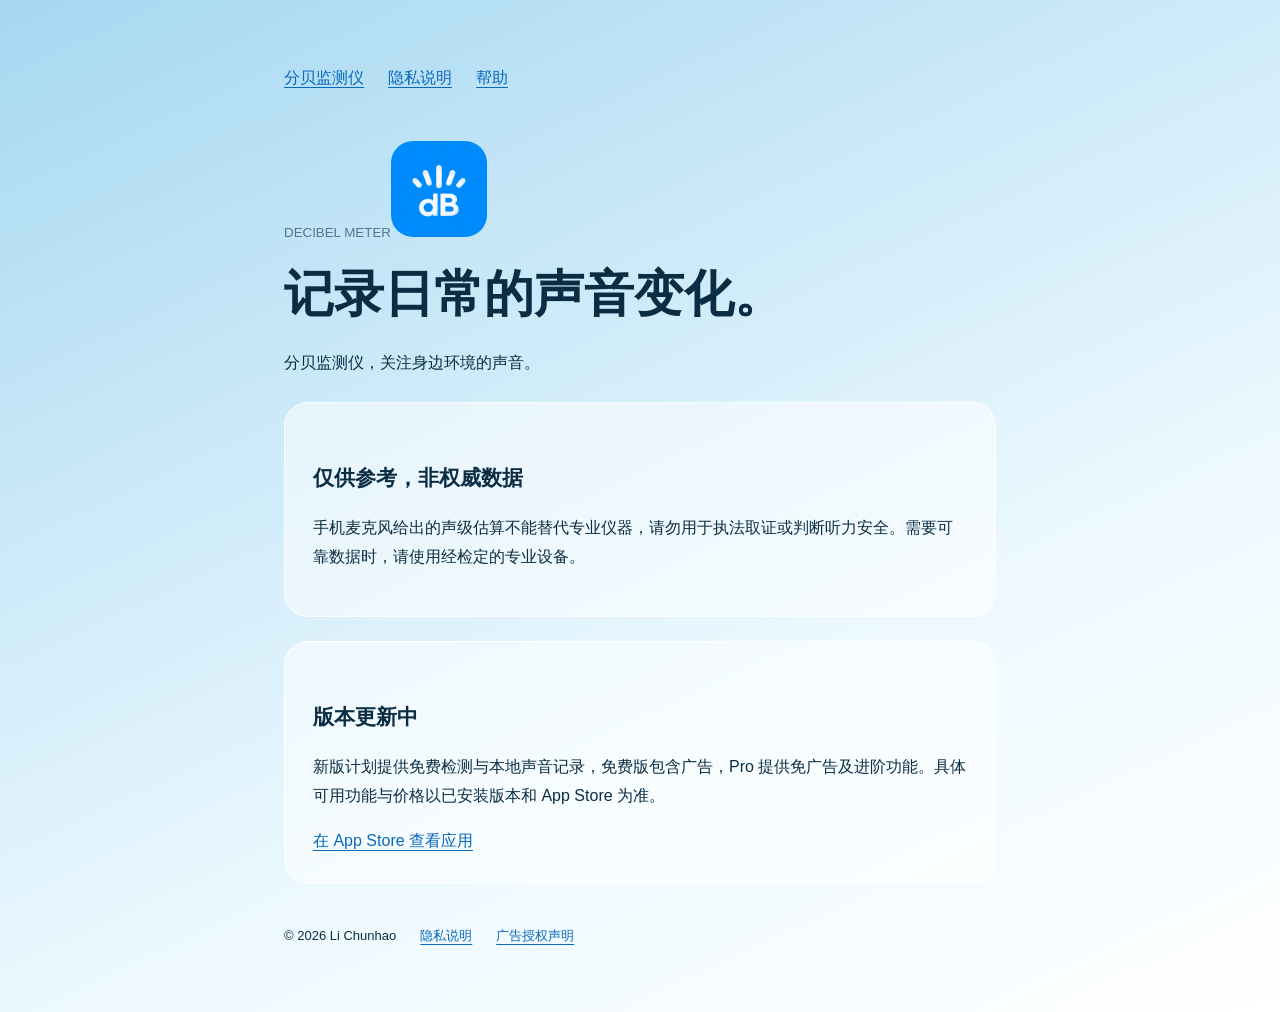
<file: index.html>
<!doctype html><html lang="zh-CN"><head><link rel="icon" type="image/png" href="/app-icon.png"><meta charset="utf-8"><meta name="viewport" content="width=device-width,initial-scale=1"><title>分贝监测仪</title><link rel="stylesheet" href="/style.css"></head><body><main><nav aria-label="主导航"><a href="/">分贝监测仪</a><a href="/privacy.html">隐私说明</a><a href="/support.html">帮助</a></nav><small>DECIBEL METER</small><img src="/app-icon.png" width="96" height="96" alt="分贝监测仪图标" style="border-radius:22px"><h1>记录日常的声音变化。</h1><p>分贝监测仪，关注身边环境的声音。</p><section class="card"><h2>仅供参考，非权威数据</h2><p>手机麦克风给出的声级估算不能替代专业仪器，请勿用于执法取证或判断听力安全。需要可靠数据时，请使用经检定的专业设备。</p></section><section class="card"><h2>版本更新中</h2><p>新版计划提供免费检测与本地声音记录，免费版包含广告，Pro 提供免广告及进阶功能。具体可用功能与价格以已安装版本和 App Store 为准。</p><a href="https://apps.apple.com/app/id1451820892">在 App Store 查看应用</a></section><footer><span>© 2026 Li Chunhao</span><a href="/privacy.html">隐私说明</a><a href="/app-ads.txt">广告授权声明</a></footer></main></body></html>
</file>
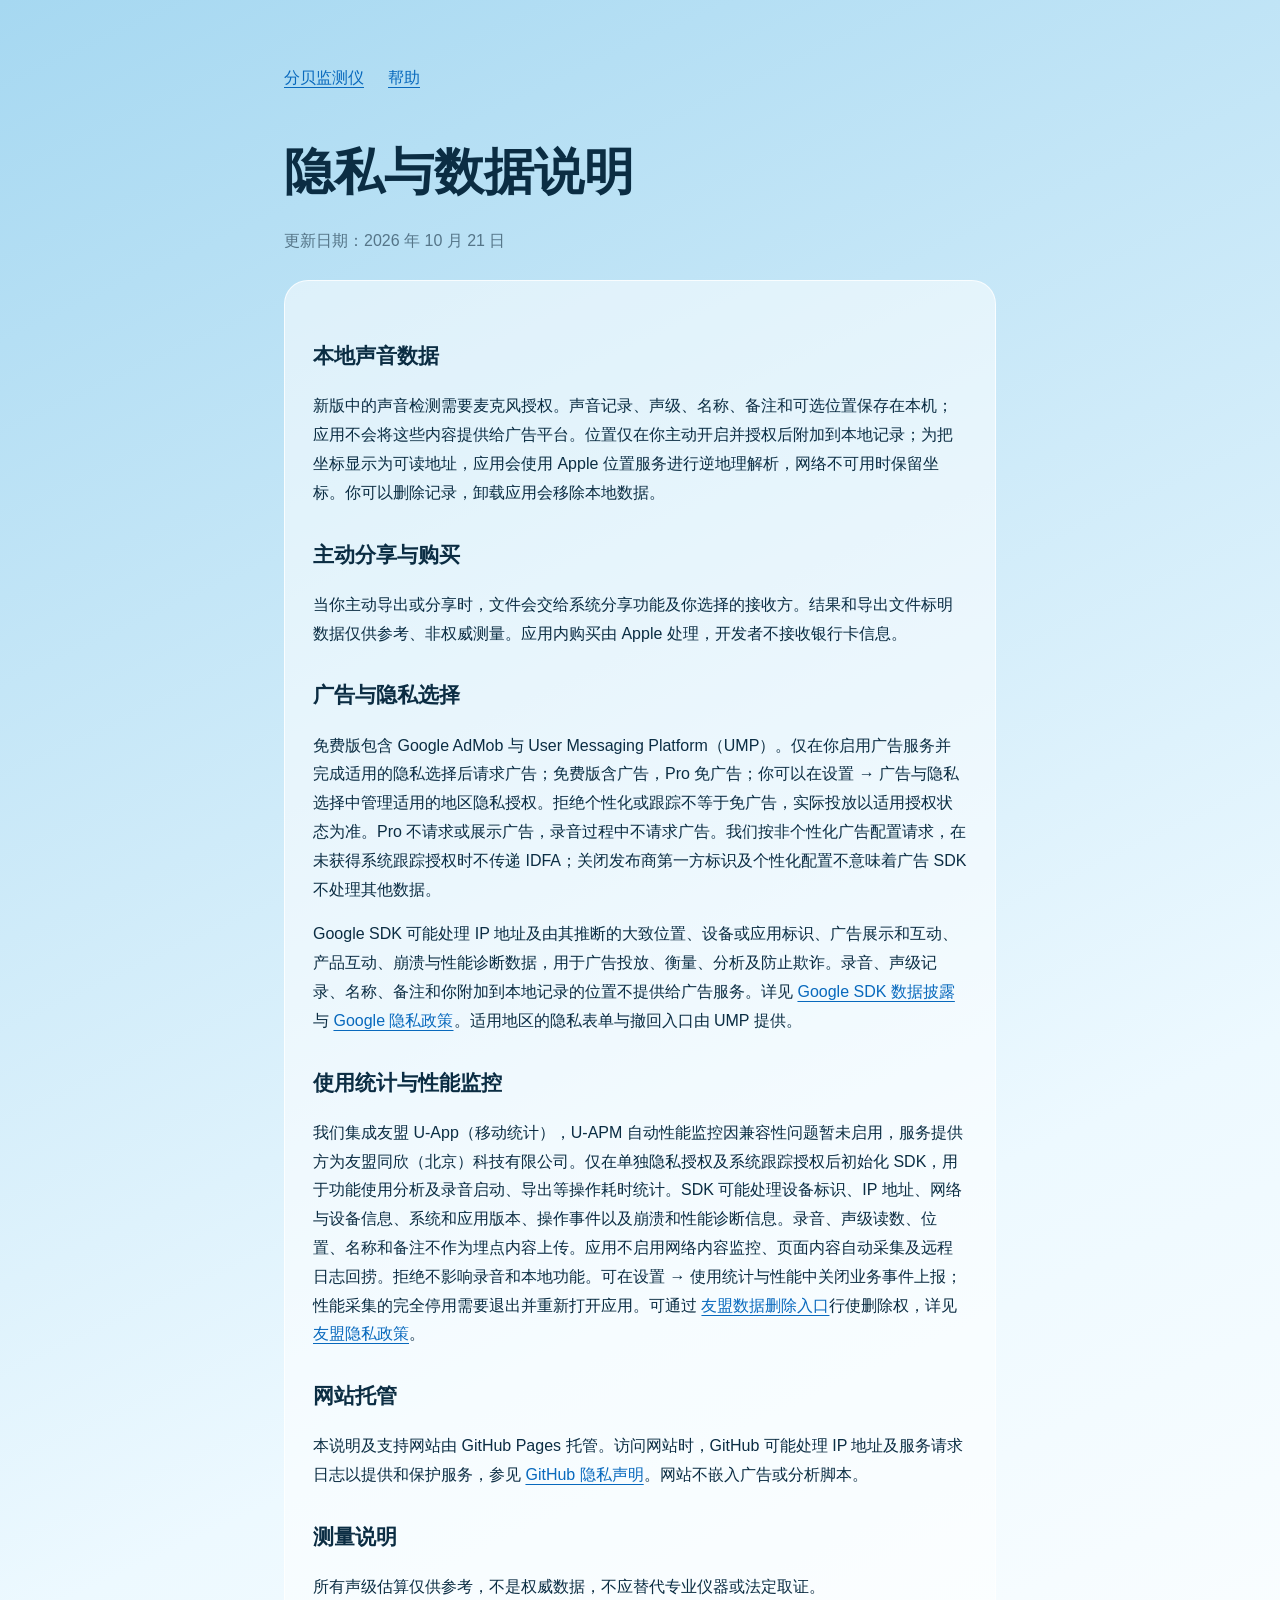
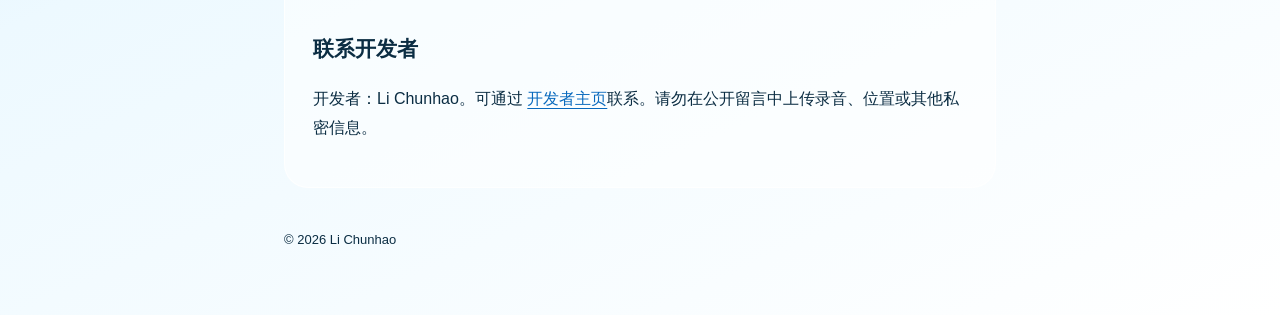
<file: privacy.html>
<!doctype html><html lang="zh-CN"><head><meta charset="utf-8"><meta name="viewport" content="width=device-width,initial-scale=1"><title>隐私说明 · 分贝监测仪</title><link rel="stylesheet" href="/style.css"></head><body><main><nav><a href="/">分贝监测仪</a><a href="/support.html">帮助</a></nav><h1>隐私与数据说明</h1><p class="muted">更新日期：2026 年 10 月 21 日</p><section class="card"><h2>本地声音数据</h2><p>新版中的声音检测需要麦克风授权。声音记录、声级、名称、备注和可选位置保存在本机；应用不会将这些内容提供给广告平台。位置仅在你主动开启并授权后附加到本地记录；为把坐标显示为可读地址，应用会使用 Apple 位置服务进行逆地理解析，网络不可用时保留坐标。你可以删除记录，卸载应用会移除本地数据。</p><h2>主动分享与购买</h2><p>当你主动导出或分享时，文件会交给系统分享功能及你选择的接收方。结果和导出文件标明数据仅供参考、非权威测量。应用内购买由 Apple 处理，开发者不接收银行卡信息。</p><h2>广告与隐私选择</h2><p>免费版包含 Google AdMob 与 User Messaging Platform（UMP）。仅在你启用广告服务并完成适用的隐私选择后请求广告；免费版含广告，Pro 免广告；你可以在设置 → 广告与隐私选择中管理适用的地区隐私授权。拒绝个性化或跟踪不等于免广告，实际投放以适用授权状态为准。Pro 不请求或展示广告，录音过程中不请求广告。我们按非个性化广告配置请求，在未获得系统跟踪授权时不传递 IDFA；关闭发布商第一方标识及个性化配置不意味着广告 SDK 不处理其他数据。</p><p>Google SDK 可能处理 IP 地址及由其推断的大致位置、设备或应用标识、广告展示和互动、产品互动、崩溃与性能诊断数据，用于广告投放、衡量、分析及防止欺诈。录音、声级记录、名称、备注和你附加到本地记录的位置不提供给广告服务。详见 <a href="https://developers.google.com/admob/ios/privacy/data-disclosure">Google SDK 数据披露</a>与 <a href="https://policies.google.com/privacy">Google 隐私政策</a>。适用地区的隐私表单与撤回入口由 UMP 提供。</p><h2>使用统计与性能监控</h2><p>我们集成友盟 U-App（移动统计），U-APM 自动性能监控因兼容性问题暂未启用，服务提供方为友盟同欣（北京）科技有限公司。仅在单独隐私授权及系统跟踪授权后初始化 SDK，用于功能使用分析及录音启动、导出等操作耗时统计。SDK 可能处理设备标识、IP 地址、网络与设备信息、系统和应用版本、操作事件以及崩溃和性能诊断信息。录音、声级读数、位置、名称和备注不作为埋点内容上传。应用不启用网络内容监控、页面内容自动采集及远程日志回捞。拒绝不影响录音和本地功能。可在设置 → 使用统计与性能中关闭业务事件上报；性能采集的完全停用需要退出并重新打开应用。可通过 <a href="https://outdip.umeng.com/opt_out.html">友盟数据删除入口</a>行使删除权，详见 <a href="https://www.umeng.com/page/policy">友盟隐私政策</a>。</p><h2>网站托管</h2><p>本说明及支持网站由 GitHub Pages 托管。访问网站时，GitHub 可能处理 IP 地址及服务请求日志以提供和保护服务，参见 <a href="https://docs.github.com/en/site-policy/privacy-policies/github-general-privacy-statement">GitHub 隐私声明</a>。网站不嵌入广告或分析脚本。</p><h2>测量说明</h2><p>所有声级估算仅供参考，不是权威数据，不应替代专业仪器或法定取证。</p><h2>联系开发者</h2><p>开发者：Li Chunhao。可通过 <a href="https://www.jianshu.com/u/4c6440a67721">开发者主页</a>联系。请勿在公开留言中上传录音、位置或其他私密信息。</p></section><footer>© 2026 Li Chunhao</footer></main></body></html>
</file>
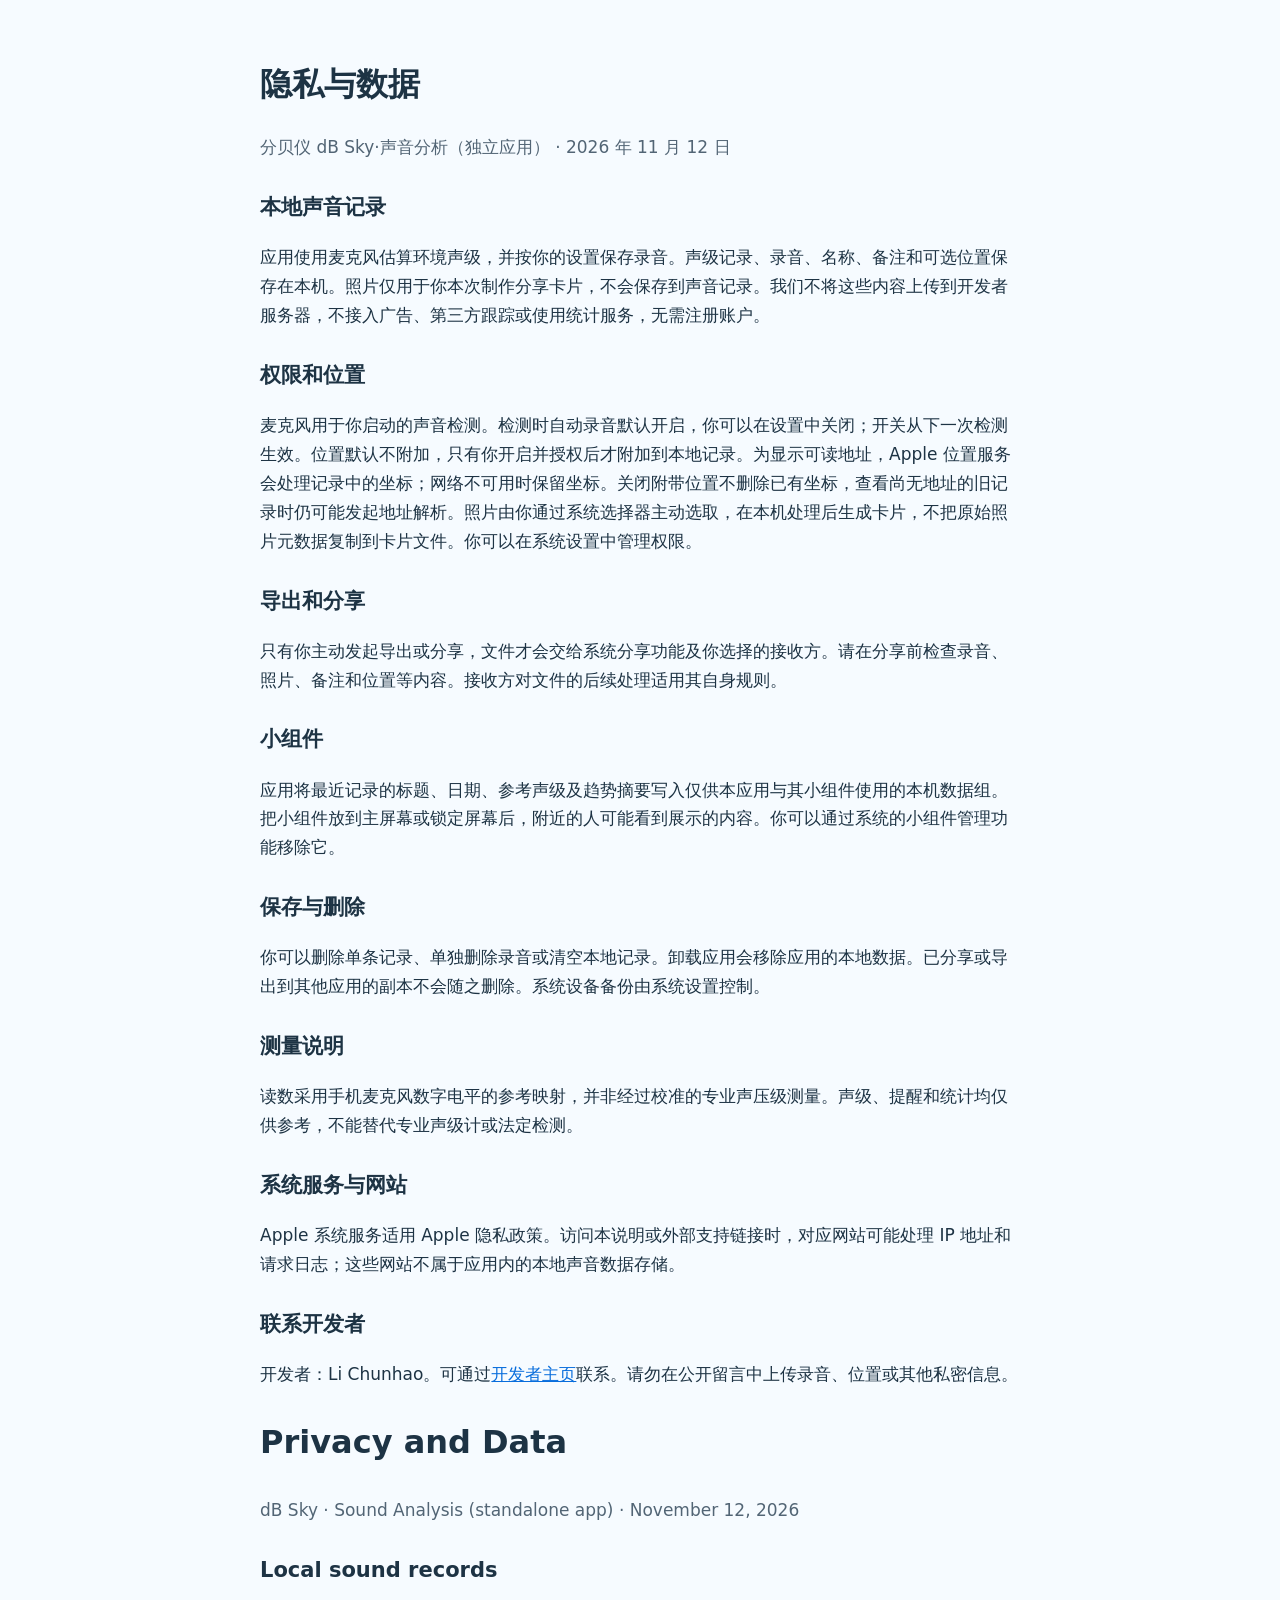
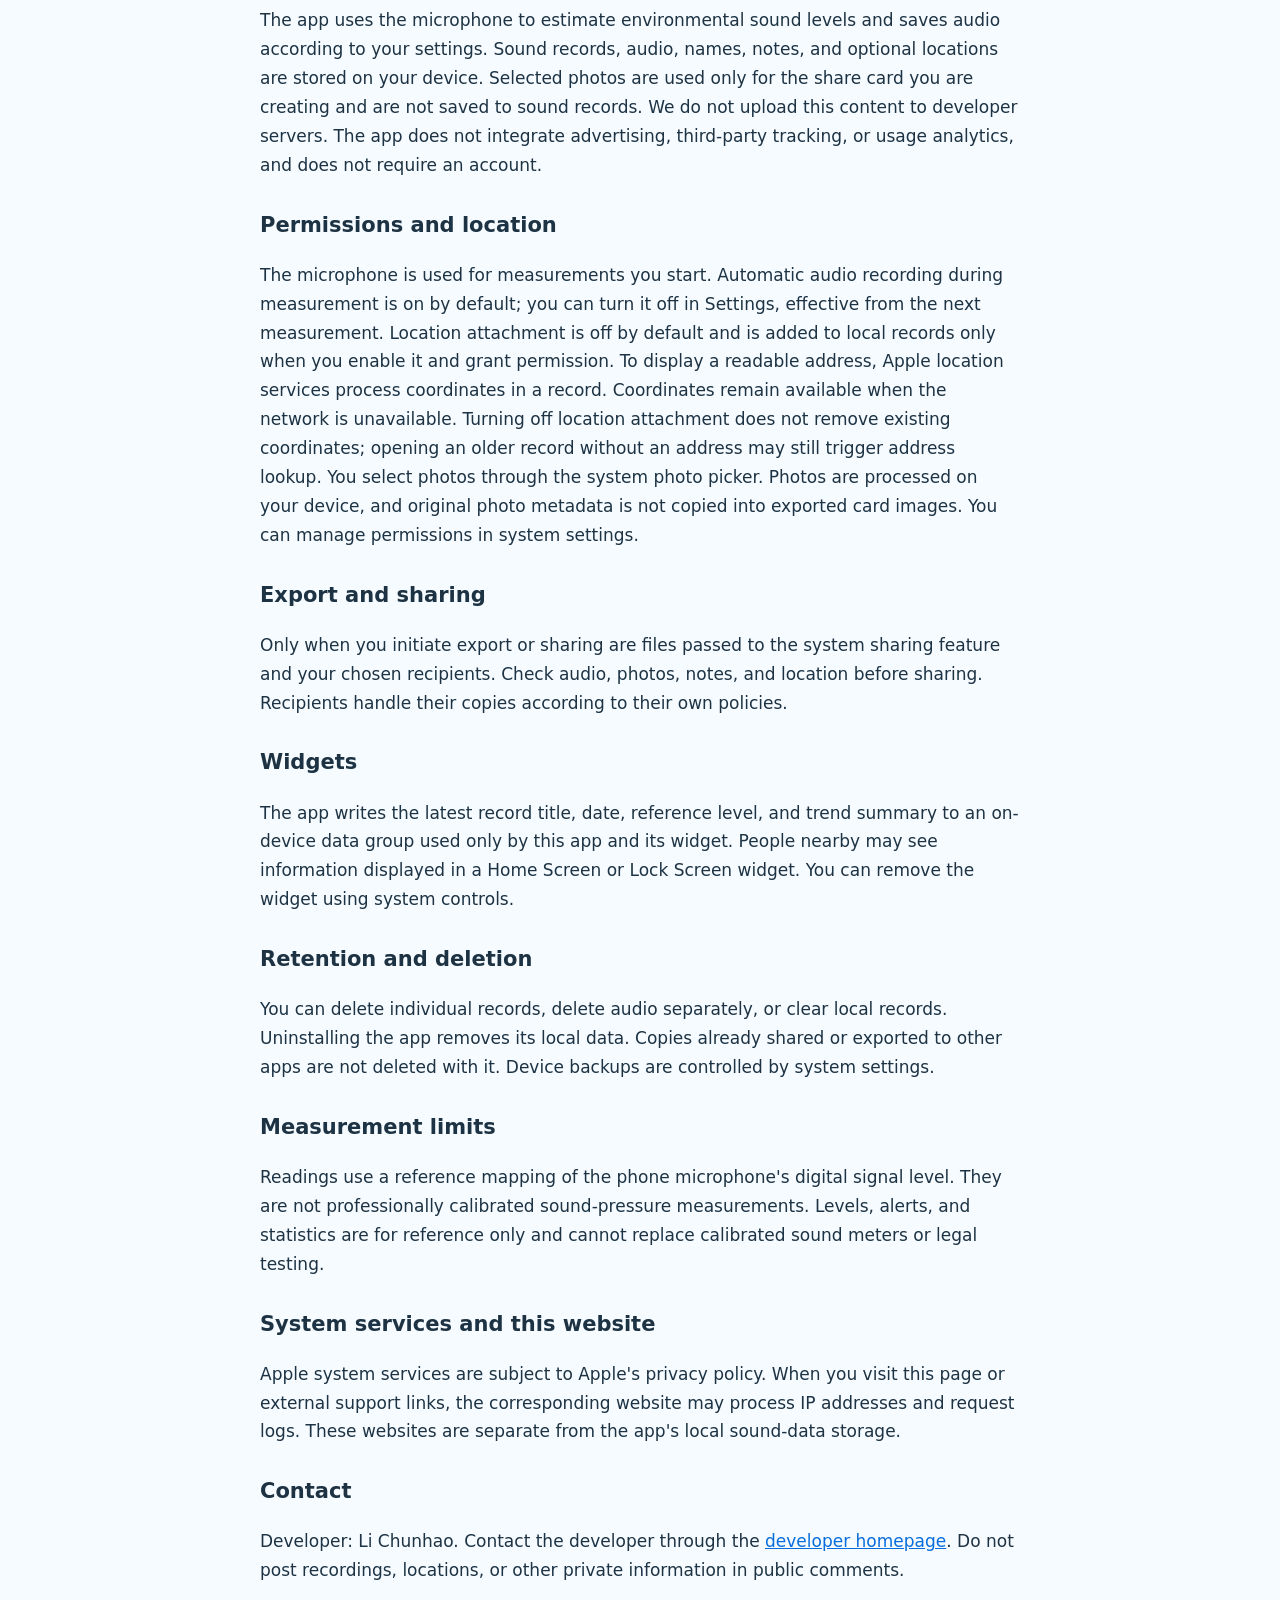
<file: sound-analysis-privacy.html>
<!doctype html>
<html lang="zh-CN">
<head>
<meta charset="utf-8">
<meta name="viewport" content="width=device-width,initial-scale=1">
<title>隐私与数据 · 分贝仪 dB Sky·声音分析</title>
<style>body{font:17px/1.7 system-ui;margin:0;color:#1d3344;background:#f6fbff}main{max-width:760px;margin:auto;padding:36px 22px}h1{font-size:32px}h2{font-size:21px;margin-top:28px}a{color:#086ddc}.muted{color:#526575}</style>
</head>
<body>
<main>
<h1>隐私与数据</h1>
<p class="muted">分贝仪 dB Sky·声音分析（独立应用） · 2026 年 11 月 12 日</p>
<h2>本地声音记录</h2>
<p>应用使用麦克风估算环境声级，并按你的设置保存录音。声级记录、录音、名称、备注和可选位置保存在本机。照片仅用于你本次制作分享卡片，不会保存到声音记录。我们不将这些内容上传到开发者服务器，不接入广告、第三方跟踪或使用统计服务，无需注册账户。</p>
<h2>权限和位置</h2>
<p>麦克风用于你启动的声音检测。检测时自动录音默认开启，你可以在设置中关闭；开关从下一次检测生效。位置默认不附加，只有你开启并授权后才附加到本地记录。为显示可读地址，Apple 位置服务会处理记录中的坐标；网络不可用时保留坐标。关闭附带位置不删除已有坐标，查看尚无地址的旧记录时仍可能发起地址解析。照片由你通过系统选择器主动选取，在本机处理后生成卡片，不把原始照片元数据复制到卡片文件。你可以在系统设置中管理权限。</p>
<h2>导出和分享</h2>
<p>只有你主动发起导出或分享，文件才会交给系统分享功能及你选择的接收方。请在分享前检查录音、照片、备注和位置等内容。接收方对文件的后续处理适用其自身规则。</p>
<h2>小组件</h2>
<p>应用将最近记录的标题、日期、参考声级及趋势摘要写入仅供本应用与其小组件使用的本机数据组。把小组件放到主屏幕或锁定屏幕后，附近的人可能看到展示的内容。你可以通过系统的小组件管理功能移除它。</p>
<h2>保存与删除</h2>
<p>你可以删除单条记录、单独删除录音或清空本地记录。卸载应用会移除应用的本地数据。已分享或导出到其他应用的副本不会随之删除。系统设备备份由系统设置控制。</p>
<h2>测量说明</h2>
<p>读数采用手机麦克风数字电平的参考映射，并非经过校准的专业声压级测量。声级、提醒和统计均仅供参考，不能替代专业声级计或法定检测。</p>
<h2>系统服务与网站</h2>
<p>Apple 系统服务适用 Apple 隐私政策。访问本说明或外部支持链接时，对应网站可能处理 IP 地址和请求日志；这些网站不属于应用内的本地声音数据存储。</p>
<h2>联系开发者</h2>
<p>开发者：Li Chunhao。可通过<a href="https://www.jianshu.com/u/4c6440a67721">开发者主页</a>联系。请勿在公开留言中上传录音、位置或其他私密信息。</p>
<section lang="en">
<h1>Privacy and Data</h1>
<p class="muted">dB Sky · Sound Analysis (standalone app) · November 12, 2026</p>
<h2>Local sound records</h2>
<p>The app uses the microphone to estimate environmental sound levels and saves audio according to your settings. Sound records, audio, names, notes, and optional locations are stored on your device. Selected photos are used only for the share card you are creating and are not saved to sound records. We do not upload this content to developer servers. The app does not integrate advertising, third-party tracking, or usage analytics, and does not require an account.</p>
<h2>Permissions and location</h2>
<p>The microphone is used for measurements you start. Automatic audio recording during measurement is on by default; you can turn it off in Settings, effective from the next measurement. Location attachment is off by default and is added to local records only when you enable it and grant permission. To display a readable address, Apple location services process coordinates in a record. Coordinates remain available when the network is unavailable. Turning off location attachment does not remove existing coordinates; opening an older record without an address may still trigger address lookup. You select photos through the system photo picker. Photos are processed on your device, and original photo metadata is not copied into exported card images. You can manage permissions in system settings.</p>
<h2>Export and sharing</h2>
<p>Only when you initiate export or sharing are files passed to the system sharing feature and your chosen recipients. Check audio, photos, notes, and location before sharing. Recipients handle their copies according to their own policies.</p>
<h2>Widgets</h2>
<p>The app writes the latest record title, date, reference level, and trend summary to an on-device data group used only by this app and its widget. People nearby may see information displayed in a Home Screen or Lock Screen widget. You can remove the widget using system controls.</p>
<h2>Retention and deletion</h2>
<p>You can delete individual records, delete audio separately, or clear local records. Uninstalling the app removes its local data. Copies already shared or exported to other apps are not deleted with it. Device backups are controlled by system settings.</p>
<h2>Measurement limits</h2>
<p>Readings use a reference mapping of the phone microphone's digital signal level. They are not professionally calibrated sound-pressure measurements. Levels, alerts, and statistics are for reference only and cannot replace calibrated sound meters or legal testing.</p>
<h2>System services and this website</h2>
<p>Apple system services are subject to Apple's privacy policy. When you visit this page or external support links, the corresponding website may process IP addresses and request logs. These websites are separate from the app's local sound-data storage.</p>
<h2>Contact</h2>
<p>Developer: Li Chunhao. Contact the developer through the <a href="https://www.jianshu.com/u/4c6440a67721">developer homepage</a>. Do not post recordings, locations, or other private information in public comments.</p>
</section>
</main>
</body>
</html>
</file>
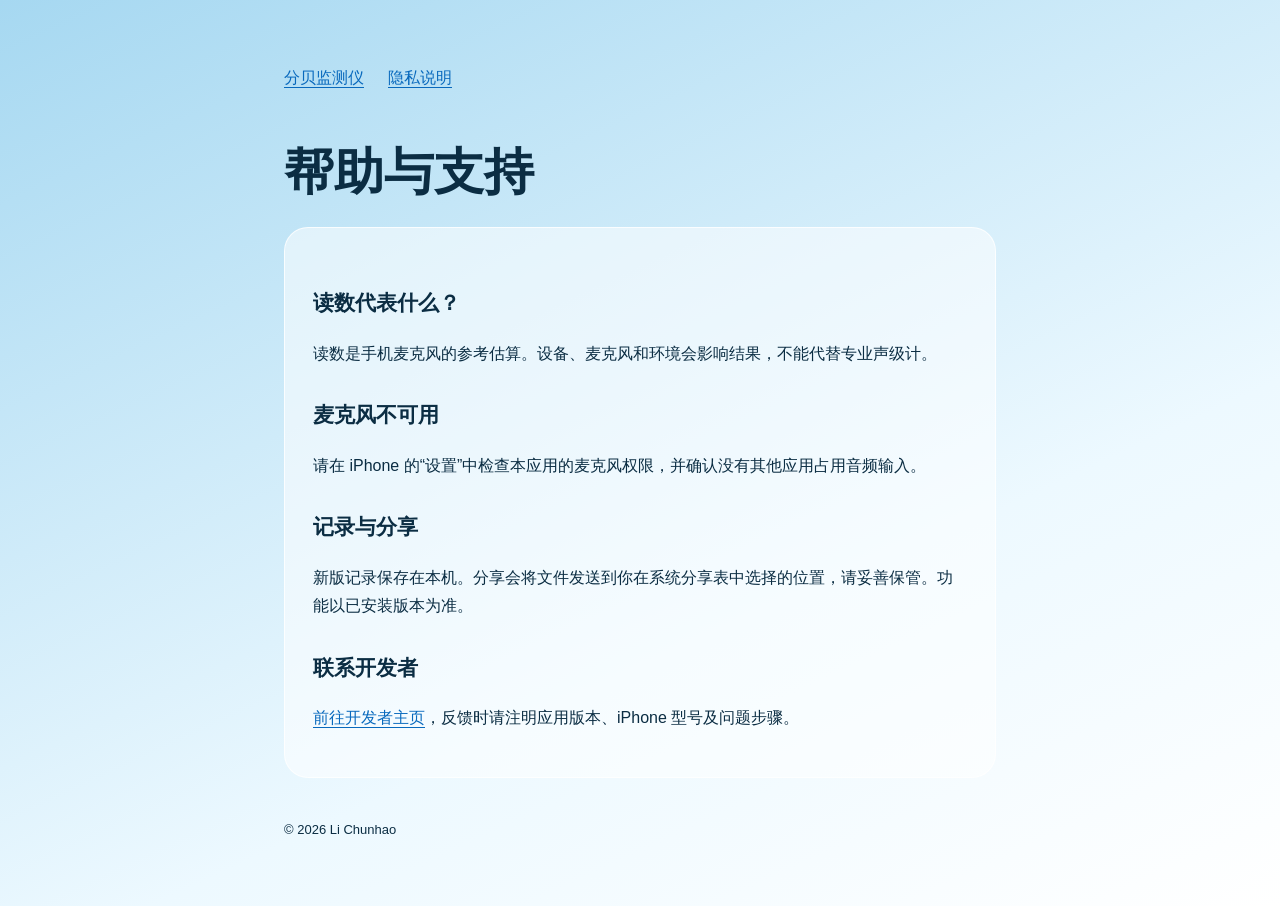
<file: support.html>
<!doctype html><html lang="zh-CN"><head><meta charset="utf-8"><meta name="viewport" content="width=device-width,initial-scale=1"><title>帮助 · 分贝监测仪</title><link rel="stylesheet" href="/style.css"></head><body><main><nav><a href="/">分贝监测仪</a><a href="/privacy.html">隐私说明</a></nav><h1>帮助与支持</h1><section class="card"><h2>读数代表什么？</h2><p>读数是手机麦克风的参考估算。设备、麦克风和环境会影响结果，不能代替专业声级计。</p><h2>麦克风不可用</h2><p>请在 iPhone 的“设置”中检查本应用的麦克风权限，并确认没有其他应用占用音频输入。</p><h2>记录与分享</h2><p>新版记录保存在本机。分享会将文件发送到你在系统分享表中选择的位置，请妥善保管。功能以已安装版本为准。</p><h2>联系开发者</h2><p><a href="https://www.jianshu.com/u/4c6440a67721">前往开发者主页</a>，反馈时请注明应用版本、iPhone 型号及问题步骤。</p></section><footer>© 2026 Li Chunhao</footer></main></body></html>
</file>
<file: style.css>
*{box-sizing:border-box}body{margin:0;color:#0b2d43;background:linear-gradient(155deg,#a6d8f1,#edf9ff 65%,#fff);font:16px/1.8 -apple-system,BlinkMacSystemFont,sans-serif;min-height:100vh}main{max-width:760px;margin:auto;padding:64px 24px}nav,footer{display:flex;gap:24px;flex-wrap:wrap}nav{margin-bottom:48px}a{color:#0869bd;text-underline-offset:4px}h1{font-size:clamp(32px,7vw,50px);line-height:1.25;margin:16px 0 24px}h2{font-size:21px;margin-top:28px}.card{padding:28px;margin:24px 0;border:1px solid #ffffffc9;border-radius:24px;background:#ffffff86}small,.muted{color:#557588}footer{font-size:13px;margin-top:40px}@media(max-width:480px){main{padding:36px 20px}.card{padding:22px}}
</file>
